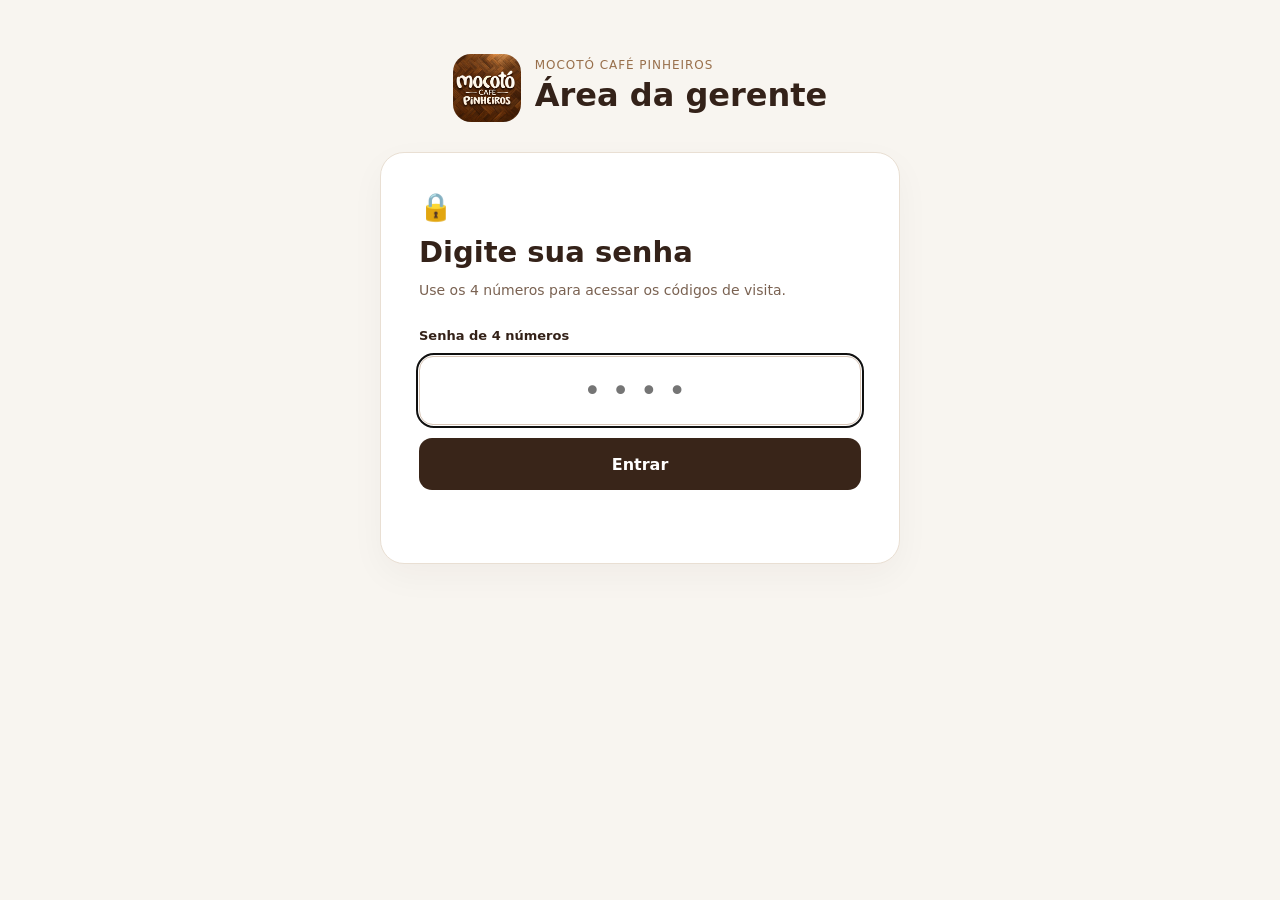
<file: public/gerente.html>
<!doctype html>
<html lang="pt-BR">
<head>
  <meta charset="UTF-8">
  <meta name="viewport" content="width=device-width, initial-scale=1">
  <meta name="color-scheme" content="light">
  <title>Gerente · Mocotó Café</title>
  <link rel="stylesheet" href="gerente.css">
  <script src="config.js" defer></script>
  <script src="loyalty.js" defer></script>
  <script src="gerente.js" defer></script>
</head>
<body>
  <main class="manager-page">
    <header class="manager-heading">
      <img src="assets/mocoto-logo.webp" alt="Mocotó Café">
      <div><span>Mocotó Café Pinheiros</span><h1>Área da gerente</h1></div>
    </header>

    <section class="panel" id="login-panel" aria-labelledby="login-title">
      <div class="section-icon" aria-hidden="true">🔒</div>
      <h2 id="login-title">Digite sua senha</h2>
      <p>Use os 4 números para acessar os códigos de visita.</p>
      <form id="login-form">
        <label for="login-pin">Senha de 4 números</label>
        <input id="login-pin" type="password" inputmode="numeric" pattern="[0-9]{4}" minlength="4" maxlength="4" autocomplete="off" placeholder="••••" required autofocus>
        <button id="login-button" type="submit">Entrar</button>
      </form>
      <p id="login-feedback" class="feedback" role="status" aria-live="polite"></p>
    </section>

    <section class="panel" id="issue-panel" aria-labelledby="issue-title" hidden>
      <div class="panel-top"><span class="active-label">Acesso liberado</span><button type="button" id="logout-button" class="text-button">Sair</button></div>
      <div class="section-icon" aria-hidden="true">🎟️</div>
      <h2 id="issue-title">Gerar código de visita</h2>
      <p>Informe o celular do cliente e entregue o código gerado. Ele deverá digitá-lo em <strong>Minhas Visitas</strong>.</p>
      <form id="issue-form">
        <label for="manager-phone">Celular do cliente com DDD</label>
        <input id="manager-phone" type="tel" inputmode="tel" placeholder="(11) 99999-9999" autocomplete="off" required>
        <button type="submit" id="issue-button">Gerar código</button>
      </form>
      <div class="code-card" id="issue-result" role="status" aria-live="polite" hidden>
        <span class="code-label">Código para informar ao cliente</span>
        <strong class="code-value" id="issued-code"></strong>
        <span class="code-expiry" id="issued-expiry"></span>
        <button type="button" class="copy-button" id="copy-button">Copiar código</button>
      </div>
      <p id="issue-feedback" class="feedback" role="status" aria-live="polite"></p>
    </section>
  </main>
</body>
</html>
</file>
<file: public/gerente.css>
:root{font-family:system-ui,-apple-system,BlinkMacSystemFont,"Segoe UI",sans-serif;color:#342219;background:#f8f5f0}
*{box-sizing:border-box}
[hidden]{display:none!important}
body{margin:0;padding:24px 16px;min-height:100vh}
.manager-page{max-width:520px;margin:30px auto}
.manager-heading{display:flex;align-items:center;justify-content:center;gap:14px;margin-bottom:30px}
.manager-heading img{width:68px;height:68px;object-fit:contain;border-radius:18px;background:white}
.manager-heading span{display:block;font-size:12px;letter-spacing:.08em;text-transform:uppercase;color:#986f4b}
h1{font-size:clamp(23px,5vw,32px);margin:4px 0}
.panel{background:white;padding:clamp(25px,5vw,38px);border:1px solid #e9dfd3;border-radius:24px;box-shadow:0 12px 35px #3422190a}
.section-icon{font-size:27px;margin-bottom:12px}
h2{font-size:clamp(23px,5vw,29px);margin:0 0 10px}
p{color:#7a6252;font-size:14px;line-height:1.65;margin:0 0 16px}
form{display:grid;gap:13px;margin-top:26px}
label{font-size:13px;font-weight:700}
input{font:inherit;font-size:18px;padding:16px;border:1px solid #d8c6b7;border-radius:14px;background:#fff;width:100%;outline-offset:3px}
#login-pin{font-size:30px;text-align:center;letter-spacing:.35em;font-variant-numeric:tabular-nums}
button{font:inherit;font-weight:750;cursor:pointer;min-height:52px;border:0;border-radius:13px;background:#392519;color:#fff;padding:12px 18px}
button:disabled{opacity:.55;cursor:wait}
.feedback{min-height:1.5em;margin:14px 0 0;color:#85502c;overflow-wrap:anywhere}
.panel-top{display:flex;align-items:center;justify-content:space-between;margin-bottom:24px}
.active-label{font-size:12px;color:#246347;font-weight:700}
.text-button{min-height:auto;padding:7px 12px;background:#f4eee7;color:#6e4d37;font-size:13px}
.code-card{border:1px solid #dfd1bf;background:#fbf6ef;border-radius:18px;padding:22px 18px;text-align:center;margin-top:24px;display:grid;gap:12px}
.code-label{font-size:13px;font-weight:650;color:#6c513b}
.code-value{font-size:clamp(34px,9vw,51px);font-weight:850;letter-spacing:.12em;color:#53311f;overflow-wrap:anywhere}
.code-expiry{font-size:12px;color:#876f5a}
.copy-button{background:#fff;border:1px solid #d8c6b7;color:#573a29;min-height:44px}
@media(max-width:420px){body{padding:12px}.manager-page{margin:14px auto}.manager-heading{justify-content:flex-start}.manager-heading img{width:60px;height:60px}}
</file>
